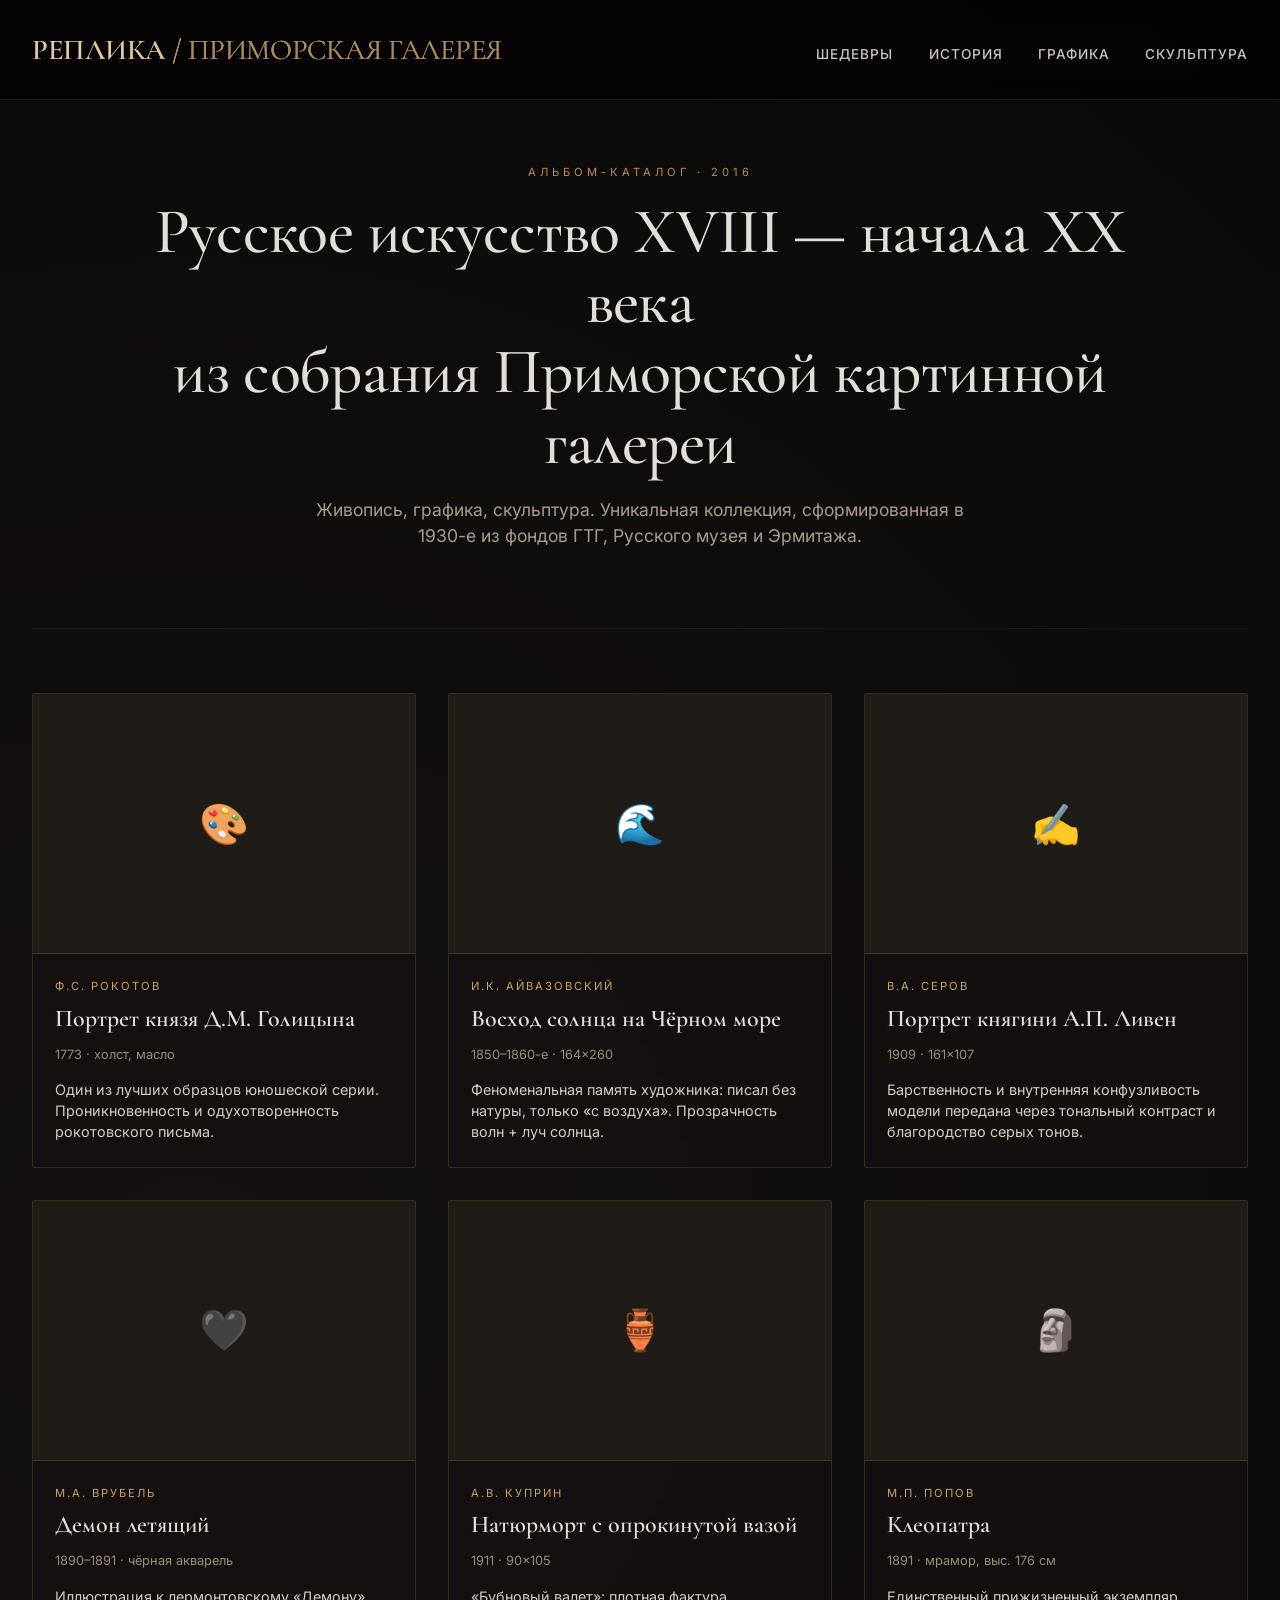
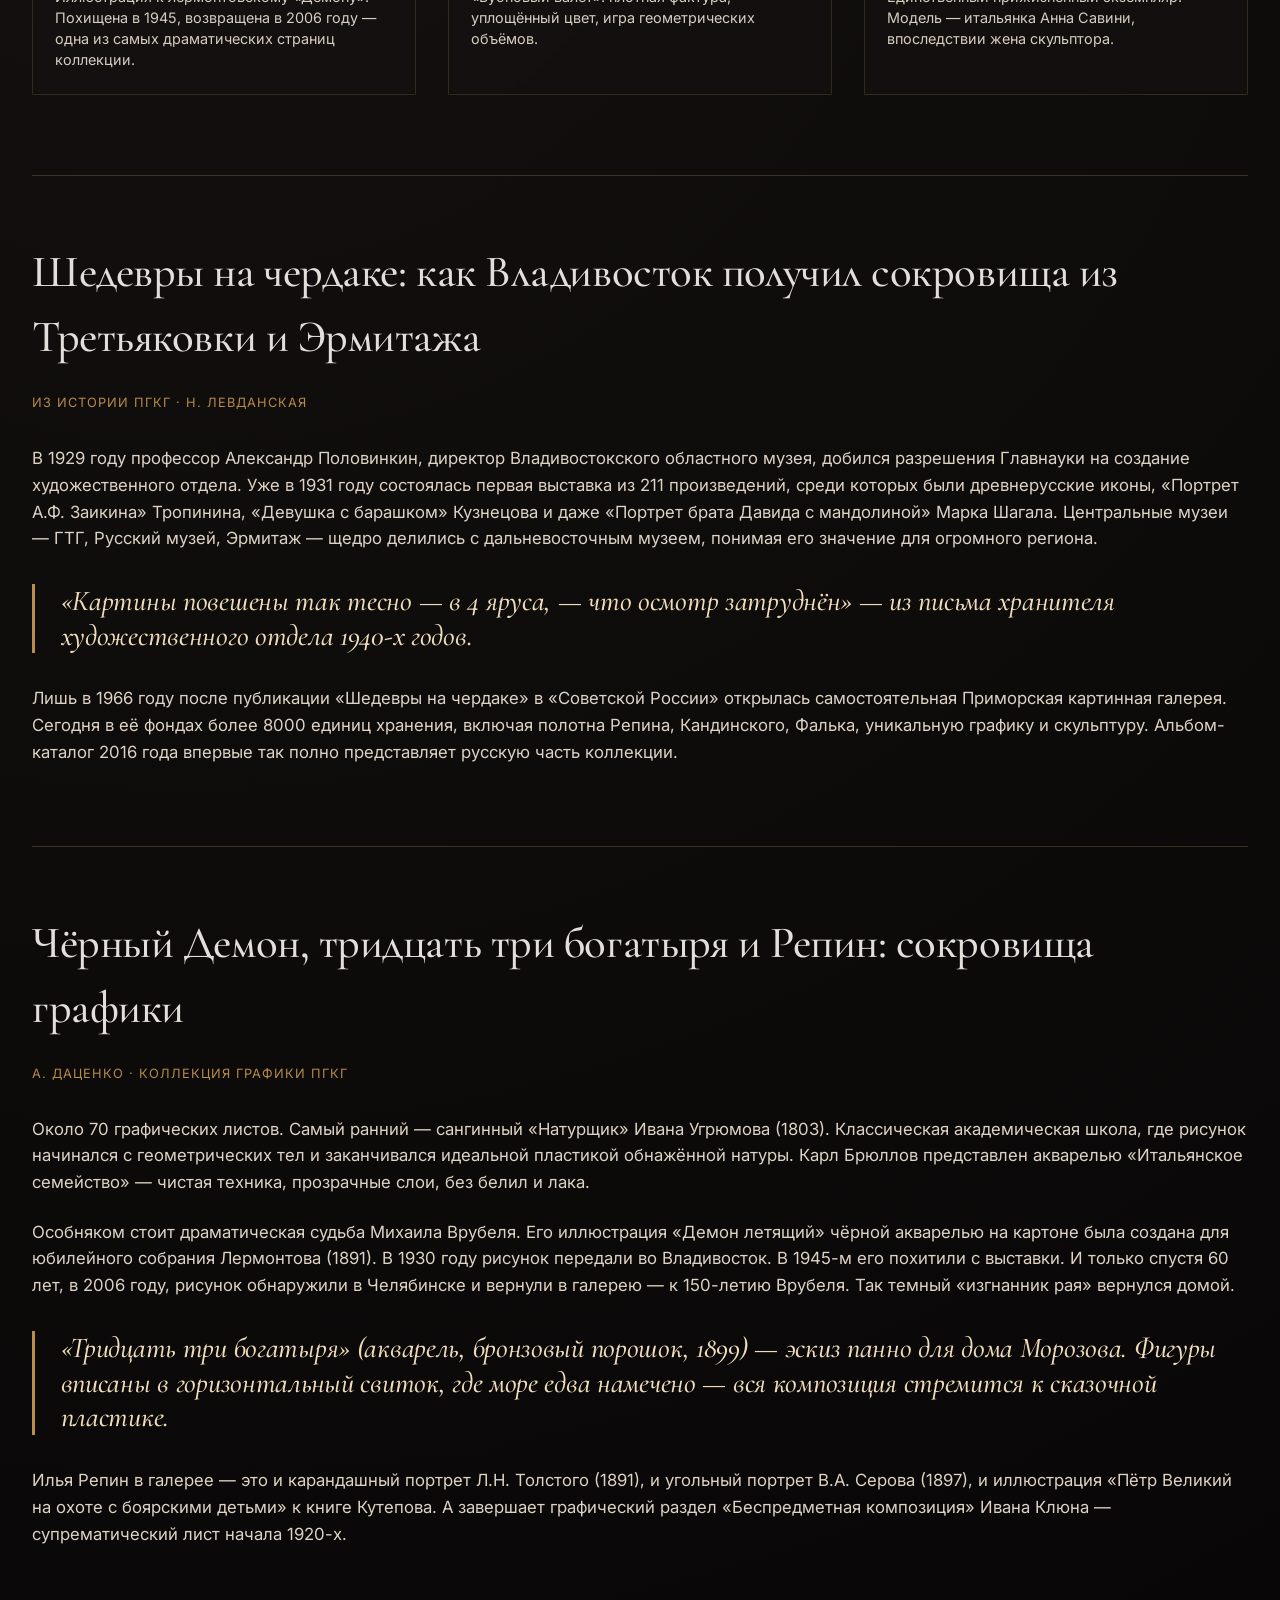
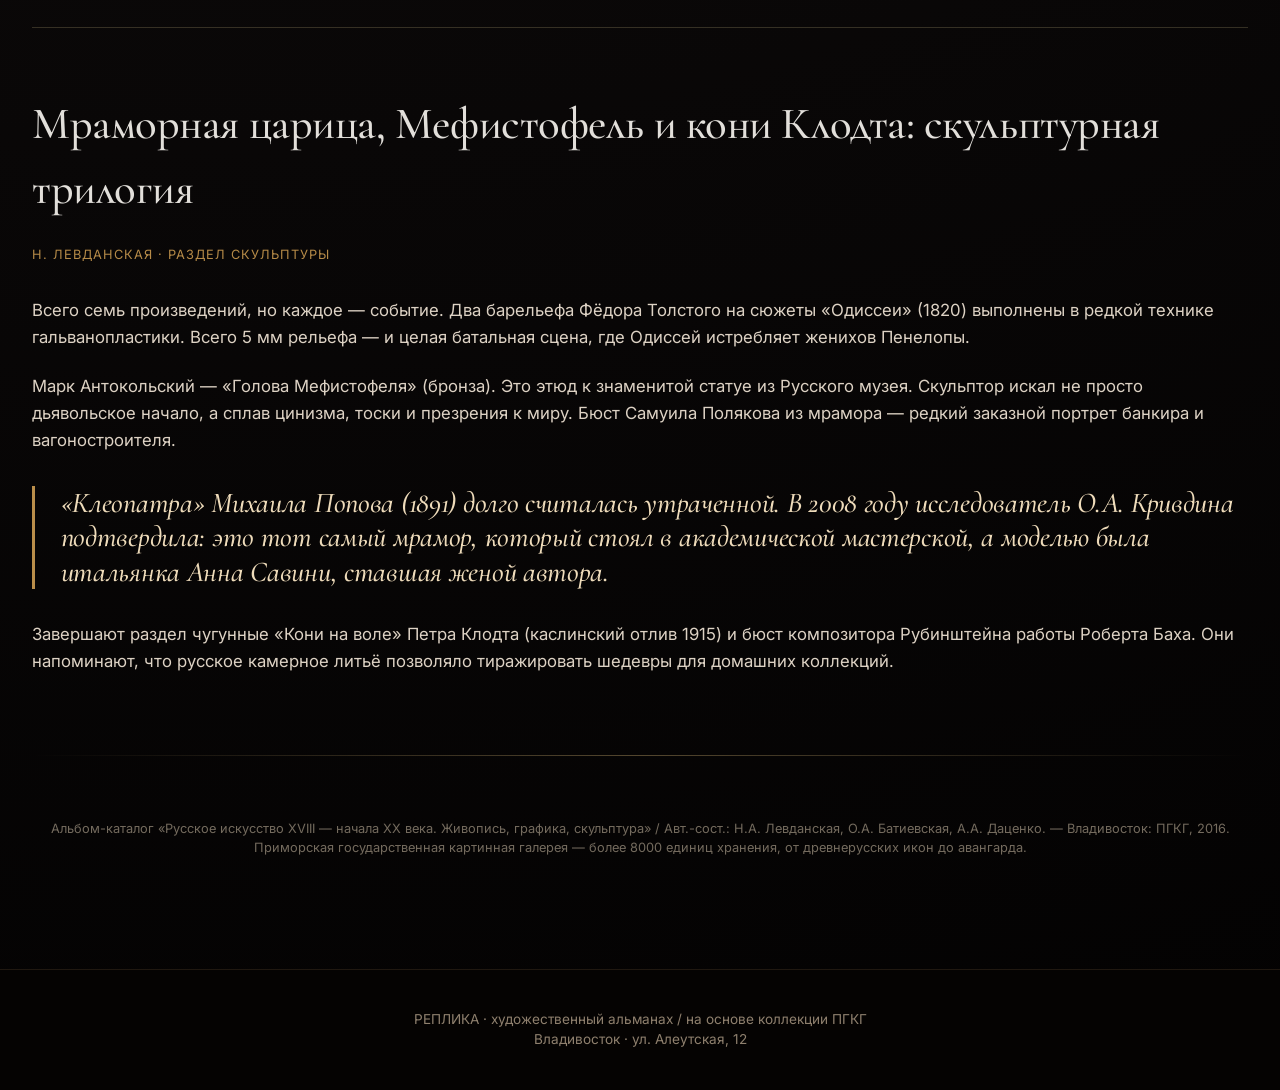
<file: 321.html>
<!DOCTYPE html>
<html lang="ru">
<head>
    <meta charset="UTF-8">
    <meta name="viewport" content="width=device-width, initial-scale=1.0, viewport-fit=cover">
    <title>Реплика · Приморская галерея / Русское искусство XVIII–XX</title>
    <link href="https://fonts.googleapis.com/css2?family=Inter:opsz,wght@14..32,300;14..32,400;14..32,500;14..32,600;14..32,700&family=Cormorant+Garamond:ital,wght@0,400;0,500;0,600;1,400;1,500&display=swap" rel="stylesheet">
    <style>
        * {
            margin: 0;
            padding: 0;
            box-sizing: border-box;
        }

        body {
            background-color: #0a0a0a;
            background-image: radial-gradient(circle at 15% 30%, #141010 0%, #030202 100%);
            color: #e2dfda;
            font-family: 'Inter', sans-serif;
            line-height: 1.45;
            scroll-behavior: smooth;
        }

        /* типографика с налётом антикварного */
        h1, h2, h3, .logo, .hero-title, .work-title, .pull-quote, .site-footer .tagline {
            font-family: 'Cormorant Garamond', serif;
            font-weight: 500;
            letter-spacing: -0.01em;
        }

        .container {
            max-width: 1400px;
            margin: 0 auto;
            padding: 0 2rem;
        }

        /* header — тёмный, лёгкая граница */
        .site-header {
            padding: 1.8rem 0;
            border-bottom: 1px solid rgba(255, 255, 255, 0.08);
            background: rgba(3, 2, 2, 0.75);
            backdrop-filter: blur(12px);
            position: sticky;
            top: 0;
            z-index: 100;
        }

        .header-inner {
            display: flex;
            justify-content: space-between;
            align-items: baseline;
            flex-wrap: wrap;
            gap: 1rem;
        }

        .logo {
            font-size: 1.8rem;
            font-weight: 600;
            background: linear-gradient(130deg, #e2cba4 20%, #b5946b 80%);
            background-clip: text;
            -webkit-background-clip: text;
            color: transparent;
        }
        .logo span {
            color: #ab8a5a;
            background: none;
            font-weight: 400;
        }

        .nav-links {
            display: flex;
            gap: 2.2rem;
        }
        .nav-links a {
            text-decoration: none;
            color: #ccc5bc;
            font-size: 0.85rem;
            letter-spacing: 1px;
            text-transform: uppercase;
            font-weight: 500;
            transition: color 0.2s;
        }
        .nav-links a:hover {
            color: #e6c394;
        }

        /* hero */
        .hero {
            text-align: center;
            padding: 4rem 0 5rem;
            border-bottom: 1px solid rgba(255,255,240,0.05);
        }
        .hero-eyebrow {
            font-size: 0.7rem;
            letter-spacing: 4px;
            text-transform: uppercase;
            color: #ba8e4a;
            margin-bottom: 1rem;
        }
        .hero-title {
            font-size: 4rem;
            line-height: 1.1;
            max-width: 1000px;
            margin: 0 auto 1.2rem;
            font-weight: 500;
        }
        .hero-sub {
            font-size: 1.1rem;
            color: #aa9c8b;
            max-width: 650px;
            margin: 0 auto;
        }

        /* сетка с произведениями (стиль галереи) */
        .gallery-grid {
            display: grid;
            grid-template-columns: repeat(auto-fill, minmax(320px, 1fr));
            gap: 2rem;
            margin: 4rem 0;
        }

        .art-card {
            background: rgba(20, 18, 16, 0.7);
            backdrop-filter: blur(2px);
            border: 1px solid rgba(180, 150, 100, 0.2);
            border-radius: 2px;
            transition: transform 0.25s ease, border-color 0.2s;
            overflow: hidden;
        }
        .art-card:hover {
            border-color: rgba(210, 170, 100, 0.6);
            transform: translateY(-6px);
        }
        .card-img {
            background: #1f1b17;
            height: 260px;
            display: flex;
            align-items: center;
            justify-content: center;
            font-size: 2.5rem;
            font-weight: 300;
            color: #7c6b58;
            border-bottom: 1px solid rgba(210,170,100,0.2);
        }
        .card-content {
            padding: 1.5rem 1.4rem;
        }
        .art-author {
            font-size: 0.7rem;
            text-transform: uppercase;
            letter-spacing: 2px;
            color: #c9a467;
            margin-bottom: 0.5rem;
        }
        .art-title {
            font-size: 1.5rem;
            font-family: 'Cormorant Garamond', serif;
            font-weight: 600;
            margin-bottom: 0.75rem;
            line-height: 1.3;
        }
        .art-date {
            font-size: 0.8rem;
            color: #998c7a;
            margin-bottom: 1rem;
        }
        .art-desc {
            font-size: 0.9rem;
            line-height: 1.45;
            color: #d6cdc0;
        }

        /* полноценная статья-лонгрид */
        .longread {
            margin: 5rem 0;
            border-top: 1px solid rgba(230,210,150,0.2);
            padding-top: 4rem;
        }
        .longread-title {
            font-size: 2.8rem;
            font-weight: 500;
            margin-bottom: 1.5rem;
        }
        .longread-meta {
            font-size: 0.8rem;
            letter-spacing: 1px;
            text-transform: uppercase;
            color: #b68b48;
            margin-bottom: 2rem;
        }
        .longread-text p {
            margin-bottom: 1.4rem;
            font-size: 1.05rem;
            line-height: 1.6;
            color: #ddd2c4;
        }
        .pull-quote {
            font-size: 1.8rem;
            line-height: 1.2;
            font-style: italic;
            border-left: 3px solid #ba8e4a;
            padding-left: 1.6rem;
            margin: 2rem 0;
            color: #eedbba;
        }

        hr {
            border: none;
            height: 1px;
            background: linear-gradient(90deg, transparent, rgba(200,170,110,0.4), transparent);
            margin: 2rem 0;
        }

        footer {
            margin-top: 5rem;
            background: #050302;
            padding: 2.5rem 0;
            text-align: center;
            border-top: 1px solid rgba(140,110,70,0.2);
            color: #8f806e;
            font-size: 0.85rem;
        }

        @media (max-width: 780px) {
            .hero-title { font-size: 2.4rem; }
            .container { padding: 0 1.2rem; }
            .gallery-grid { gap: 1rem; }
            .longread-title { font-size: 1.9rem; }
            .pull-quote { font-size: 1.4rem; }
        }
    </style>
</head>
<body>
<header class="site-header">
    <div class="container header-inner">
        <div class="logo">РЕПЛИКА<span> / ПРИМОРСКАЯ ГАЛЕРЕЯ</span></div>
        <div class="nav-links">
            <a href="#">ШЕДЕВРЫ</a>
            <a href="#history">ИСТОРИЯ</a>
            <a href="#graphics">ГРАФИКА</a>
            <a href="#sculpture">СКУЛЬПТУРА</a>
        </div>
    </div>
</header>

<main>
    <div class="container">
        <div class="hero">
            <div class="hero-eyebrow">альбом-каталог · 2016</div>
            <h1 class="hero-title">Русское искусство XVIII — начала XX века<br>из собрания Приморской картинной галереи</h1>
            <div class="hero-sub">Живопись, графика, скульптура. Уникальная коллекция, сформированная в 1930-е из фондов ГТГ, Русского музея и Эрмитажа.</div>
        </div>

        <!-- сетка из 6 главных экспонатов (как preview) -->
        <div class="gallery-grid">
            <div class="art-card">
                <div class="card-img">🎨</div>
                <div class="card-content">
                    <div class="art-author">Ф.С. Рокотов</div>
                    <div class="art-title">Портрет князя Д.М. Голицына</div>
                    <div class="art-date">1773 · холст, масло</div>
                    <div class="art-desc">Один из лучших образцов юношеской серии. Проникновенность и одухотворенность рокотовского письма.</div>
                </div>
            </div>
            <div class="art-card">
                <div class="card-img">🌊</div>
                <div class="card-content">
                    <div class="art-author">И.К. Айвазовский</div>
                    <div class="art-title">Восход солнца на Чёрном море</div>
                    <div class="art-date">1850–1860-е · 164×260</div>
                    <div class="art-desc">Феноменальная память художника: писал без натуры, только «с воздуха». Прозрачность волн + луч солнца.</div>
                </div>
            </div>
            <div class="art-card">
                <div class="card-img">✍️</div>
                <div class="card-content">
                    <div class="art-author">В.А. Серов</div>
                    <div class="art-title">Портрет княгини А.П. Ливен</div>
                    <div class="art-date">1909 · 161×107</div>
                    <div class="art-desc">Барственность и внутренняя конфузливость модели передана через тональный контраст и благородство серых тонов.</div>
                </div>
            </div>
            <div class="art-card">
                <div class="card-img">🖤</div>
                <div class="card-content">
                    <div class="art-author">М.А. Врубель</div>
                    <div class="art-title">Демон летящий</div>
                    <div class="art-date">1890–1891 · чёрная акварель</div>
                    <div class="art-desc">Иллюстрация к лермонтовскому «Демону». Похищена в 1945, возвращена в 2006 году — одна из самых драматических страниц коллекции.</div>
                </div>
            </div>
            <div class="art-card">
                <div class="card-img">🏺</div>
                <div class="card-content">
                    <div class="art-author">А.В. Куприн</div>
                    <div class="art-title">Натюрморт с опрокинутой вазой</div>
                    <div class="art-date">1911 · 90×105</div>
                    <div class="art-desc">«Бубновый валет»: плотная фактура, уплощённый цвет, игра геометрических объёмов.</div>
                </div>
            </div>
            <div class="art-card">
                <div class="card-img">🗿</div>
                <div class="card-content">
                    <div class="art-author">М.П. Попов</div>
                    <div class="art-title">Клеопатра</div>
                    <div class="art-date">1891 · мрамор, выс. 176 см</div>
                    <div class="art-desc">Единственный прижизненный экземпляр. Модель — итальянка Анна Савини, впоследствии жена скульптора.</div>
                </div>
            </div>
        </div>

        <!-- СТАТЬЯ 1 — История галереи / как формировалась коллекция -->
        <div id="history" class="longread">
            <h2 class="longread-title">Шедевры на чердаке: как Владивосток получил сокровища из Третьяковки и Эрмитажа</h2>
            <div class="longread-meta">Из истории ПГКГ · Н. Левданская</div>
            <div class="longread-text">
                <p>В 1929 году профессор Александр Половинкин, директор Владивостокского областного музея, добился разрешения Главнауки на создание художественного отдела. Уже в 1931 году состоялась первая выставка из 211 произведений, среди которых были древнерусские иконы, «Портрет А.Ф. Заикина» Тропинина, «Девушка с барашком» Кузнецова и даже «Портрет брата Давида с мандолиной» Марка Шагала. Центральные музеи — ГТГ, Русский музей, Эрмитаж — щедро делились с дальневосточным музеем, понимая его значение для огромного региона.</p>
                <div class="pull-quote">«Картины повешены так тесно — в 4 яруса, — что осмотр затруднён» — из письма хранителя художественного отдела 1940-х годов.</div>
                <p>Лишь в 1966 году после публикации «Шедевры на чердаке» в «Советской России» открылась самостоятельная Приморская картинная галерея. Сегодня в её фондах более 8000 единиц хранения, включая полотна Репина, Кандинского, Фалька, уникальную графику и скульптуру. Альбом-каталог 2016 года впервые так полно представляет русскую часть коллекции.</p>
            </div>
        </div>

        <!-- СТАТЬЯ 2 — графика + Врубель -->
        <div id="graphics" class="longread">
            <h2 class="longread-title">Чёрный Демон, тридцать три богатыря и Репин: сокровища графики</h2>
            <div class="longread-meta">А. Даценко · коллекция графики ПГКГ</div>
            <div class="longread-text">
                <p>Около 70 графических листов. Самый ранний — сангинный «Натурщик» Ивана Угрюмова (1803). Классическая академическая школа, где рисунок начинался с геометрических тел и заканчивался идеальной пластикой обнажённой натуры. Карл Брюллов представлен акварелью «Итальянское семейство» — чистая техника, прозрачные слои, без белил и лака.</p>
                <p>Особняком стоит драматическая судьба Михаила Врубеля. Его иллюстрация «Демон летящий» чёрной акварелью на картоне была создана для юбилейного собрания Лермонтова (1891). В 1930 году рисунок передали во Владивосток. В 1945-м его похитили с выставки. И только спустя 60 лет, в 2006 году, рисунок обнаружили в Челябинске и вернули в галерею — к 150-летию Врубеля. Так темный «изгнанник рая» вернулся домой.</p>
                <div class="pull-quote">«Тридцать три богатыря» (акварель, бронзовый порошок, 1899) — эскиз панно для дома Морозова. Фигуры вписаны в горизонтальный свиток, где море едва намечено — вся композиция стремится к сказочной пластике.</div>
                <p>Илья Репин в галерее — это и карандашный портрет Л.Н. Толстого (1891), и угольный портрет В.А. Серова (1897), и иллюстрация «Пётр Великий на охоте с боярскими детьми» к книге Кутепова. А завершает графический раздел «Беспредметная композиция» Ивана Клюна — супрематический лист начала 1920-х.</p>
            </div>
        </div>

        <!-- СТАТЬЯ 3 — скульптура и загадка Клеопатры -->
        <div id="sculpture" class="longread">
            <h2 class="longread-title">Мраморная царица, Мефистофель и кони Клодта: скульптурная трилогия</h2>
            <div class="longread-meta">Н. Левданская · раздел скульптуры</div>
            <div class="longread-text">
                <p>Всего семь произведений, но каждое — событие. Два барельефа Фёдора Толстого на сюжеты «Одиссеи» (1820) выполнены в редкой технике гальванопластики. Всего 5 мм рельефа — и целая батальная сцена, где Одиссей истребляет женихов Пенелопы.</p>
                <p>Марк Антокольский — «Голова Мефистофеля» (бронза). Это этюд к знаменитой статуе из Русского музея. Скульптор искал не просто дьявольское начало, а сплав цинизма, тоски и презрения к миру. Бюст Самуила Полякова из мрамора — редкий заказной портрет банкира и вагоностроителя.</p>
                <div class="pull-quote">«Клеопатра» Михаила Попова (1891) долго считалась утраченной. В 2008 году исследователь О.А. Кривдина подтвердила: это тот самый мрамор, который стоял в академической мастерской, а моделью была итальянка Анна Савини, ставшая женой автора.</div>
                <p>Завершают раздел чугунные «Кони на воле» Петра Клодта (каслинский отлив 1915) и бюст композитора Рубинштейна работы Роберта Баха. Они напоминают, что русское камерное литьё позволяло тиражировать шедевры для домашних коллекций.</p>
            </div>
        </div>

        <hr>
        <div style="text-align: center; padding: 2rem 0; color: #746b5e; font-size: 0.8rem;">
            Альбом-каталог «Русское искусство XVIII — начала XX века. Живопись, графика, скульптура» / Авт.-сост.: Н.А. Левданская, О.А. Батиевская, А.А. Даценко. — Владивосток: ПГКГ, 2016.<br>
            Приморская государственная картинная галерея — более 8000 единиц хранения, от древнерусских икон до авангарда.
        </div>
    </div>
</main>

<footer>
    <div class="container">
        РЕПЛИКА · художественный альманах / на основе коллекции ПГКГ<br>
        Владивосток · ул. Алеутская, 12
    </div>
</footer>
</body>
</html>
</file>
